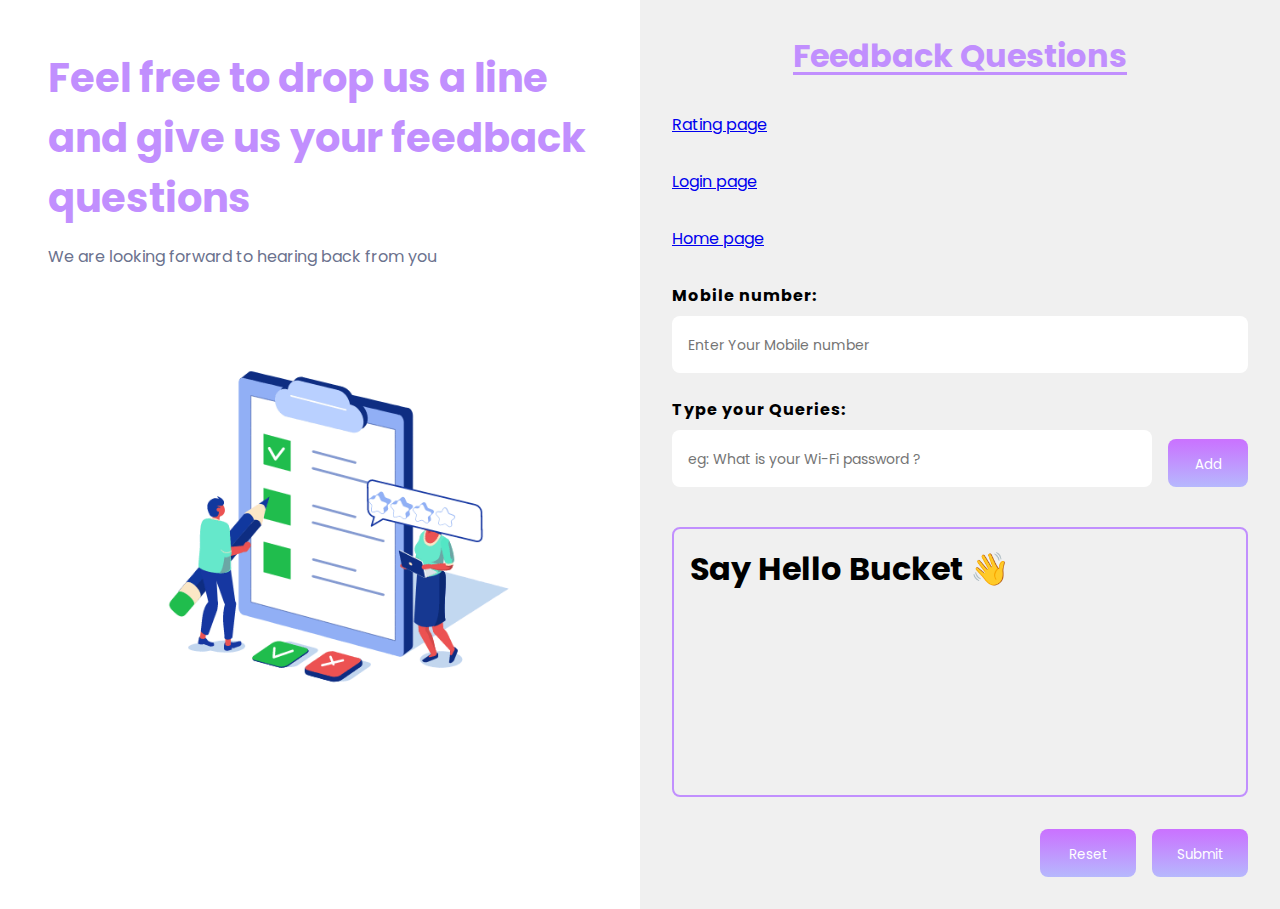
<file: index.html>
<!DOCTYPE html>
<html lang="en">
  <head>
    <meta charset="UTF-8" />
    <meta http-equiv="X-UA-Compatible" content="IE=edge" />
    <meta name="viewport" content="width=device-width, initial-scale=1.0" />
    <title>FeedBack || Questions</title>
    <link rel="stylesheet" href="./FeedbackQuestions.css" />
    <link rel="stylesheet" href="./fonts/css/all.css" />
    <link rel="stylesheet" href="./fonts/css/all.min.css" />
    <link rel="stylesheet" href="./fonts/css/brands.css" />
    <link rel="stylesheet" href="./fonts/css/fontawesome.css" />
    <link rel="stylesheet" href="./fonts/css/solid.css" />
    <link rel="stylesheet" href="./fonts/css/regular.css" />
  </head>
  <body>
    <section class="mainSection">
      <aside class="heroInfoContainer">
        <div class="heroInfoContainer_heading">
          <h1>
            Feel free to drop us a line and give us your feedback questions
          </h1>
          <p>We are looking forward to hearing back from you</p>
        </div>
        <figure class="heroInfoContainer_figure">
          <img src="./image/review_ratings.gif" alt="" />
        </figure>
      </aside>
      <div class="mainSection_right">
        <h1 class="mainSection_heading">Feedback Questions</h1>
        <a href="./Rating.html">Rating page</a>
        <a href="./LoginPage.html">Login page</a>
        <a href="./HomePage.html">Home page</a>
        <form class="formContainer">
          <main class="formContainer_hero">
            <div class="hero_mobileNumber">
              <label for="mobileNumber">Mobile number:</label
              ><input
                id="mobileNumber"
                type="tel"
                placeholder="Enter Your Mobile number"
              />
            </div>
            <div class="hero_addQuestions">
              <div class="questionsInput">
                <label for="questionsInput">Type your Queries:</label>
                <input
                  id="questionsInput"
                  type="text"
                  placeholder="eg: What is your Wi-Fi password ?"
                />
              </div>
              <button type="button" id="addQueriesButton">Add</button>
            </div>
            <div class="questionsContainer">
              <h1>Say Hello Bucket 👋</h1>
            </div>
          </main>
          <div class="formButtonContainer">
            <button type="reset" id="resetButton">Reset</button
            ><button type="button" id="submitButton">Submit</button>
          </div>
        </form>
      </div>
    </section>
    <script src="./FeedbackQuestions.js"></script>
  </body>
</html>
</file>
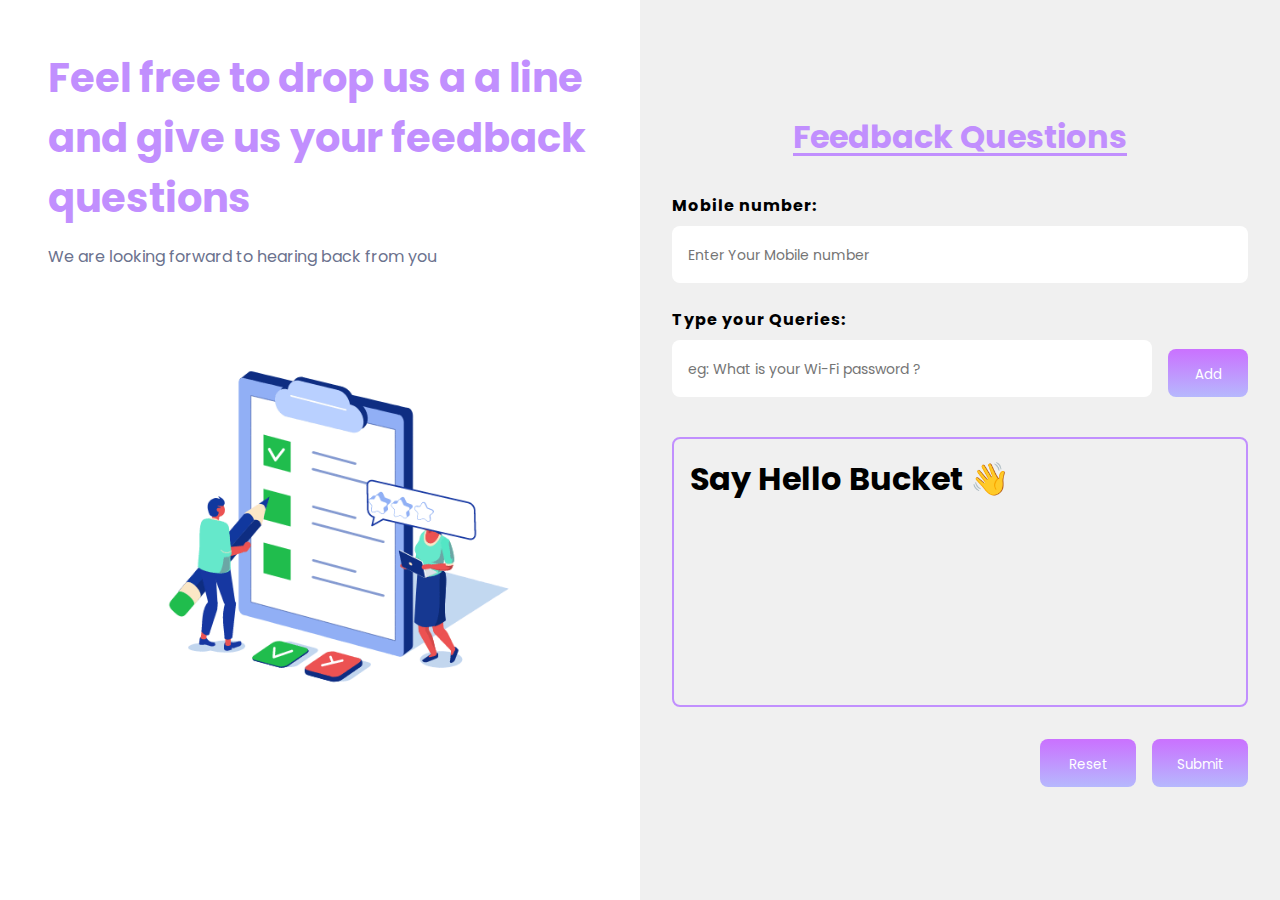
<file: FeedbackQuestions.html>
<!DOCTYPE html>
<html lang="en">
  <head>
    <meta charset="UTF-8" />
    <meta http-equiv="X-UA-Compatible" content="IE=edge" />
    <meta name="viewport" content="width=device-width, initial-scale=1.0" />
    <title>FeedBack || Questions</title>
    <link rel="stylesheet" href="./FeedbackQuestions.css" />
    <link rel="stylesheet" href="./fonts/css/all.css" />
    <link rel="stylesheet" href="./fonts/css/all.min.css" />
    <link rel="stylesheet" href="./fonts/css/brands.css" />
    <link rel="stylesheet" href="./fonts/css/fontawesome.css" />
    <link rel="stylesheet" href="./fonts/css/solid.css" />
    <link rel="stylesheet" href="./fonts/css/regular.css" />
  </head>
  <body>
    <section class="mainSection">
      <aside class="heroInfoContainer">
        <div class="heroInfoContainer_heading">
          <h1>
            Feel free to drop us a a line and give us your feedback questions
          </h1>
          <p>We are looking forward to hearing back from you</p>
        </div>
        <figure class="heroInfoContainer_figure">
          <img src="./image/review_ratings.gif" alt="" />
        </figure>
      </aside>
      <div class="mainSection_right">
        <h1 class="mainSection_heading">Feedback Questions</h1>
        <form class="formContainer">
          <main class="formContainer_hero">
            <div class="hero_mobileNumber">
              <label for="mobileNumber">Mobile number:</label
              ><input
                id="mobileNumber"
                type="tel"
                placeholder="Enter Your Mobile number"
              />
            </div>
            <div class="hero_addQuestions">
              <div class="questionsInput">
                <label for="questionsInput">Type your Queries:</label
                >
                <input
                  id="questionsInput"
                  type="text"
                  placeholder="eg: What is your Wi-Fi password ?"
                />
              </div>
              <button type="button" id="addQueriesButton">Add</button>
            </div>
            <div class="questionsContainer">
              <h1>Say Hello Bucket 👋</h1>
            </div>
          </main>
          <div class="formButtonContainer">
            <button type="reset" id="resetButton">Reset</button
            ><button type="button" id="submitButton">Submit</button>
          </div>
        </form>
      </div>
    </section>
    <script src="./FeedbackQuestions.js"></script>
  </body>
</html>
</file>
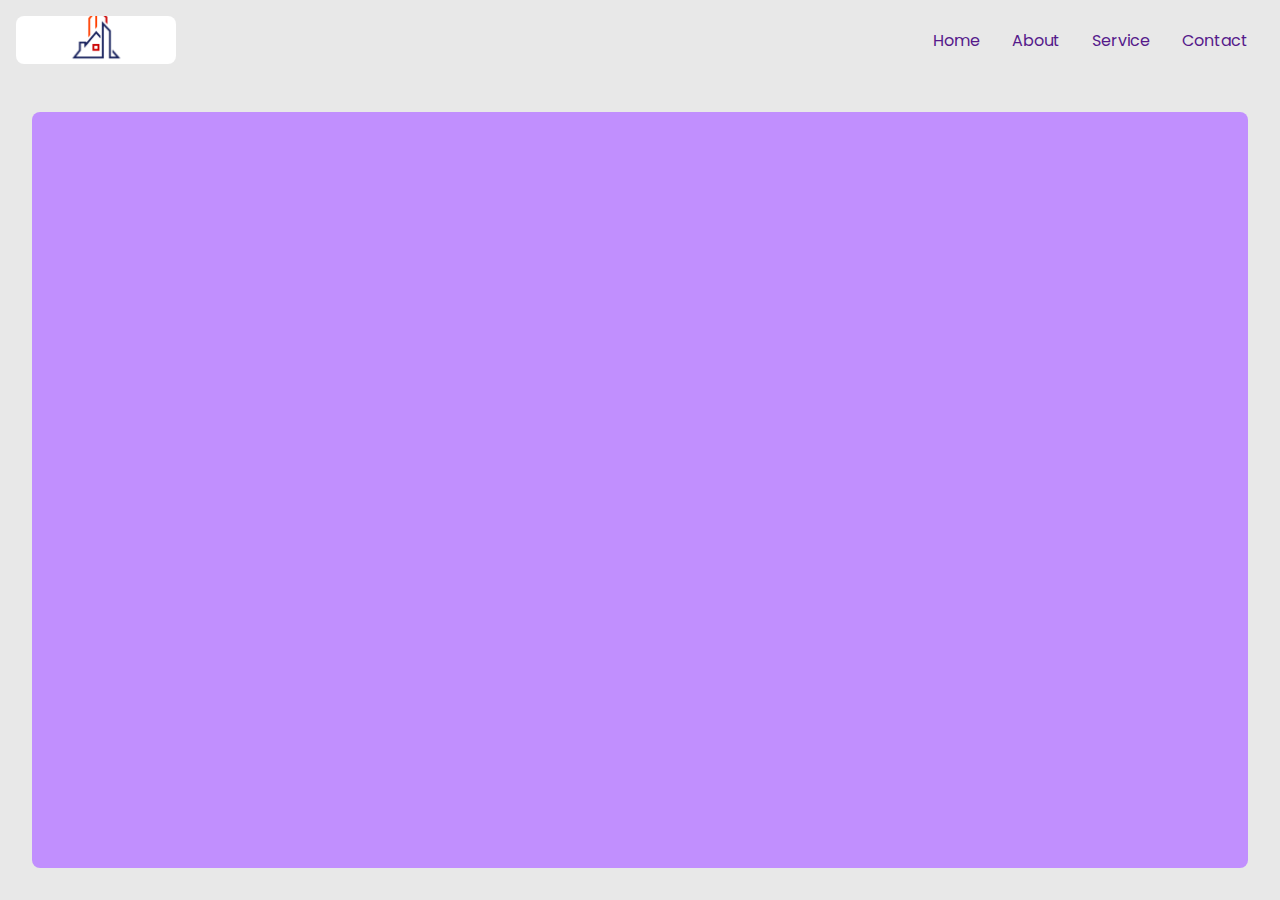
<file: HomePage.html>
<!DOCTYPE html>
<html lang="en">
  <head>
    <meta charset="UTF-8" />
    <meta http-equiv="X-UA-Compatible" content="IE=edge" />
    <meta name="viewport" content="width=device-width, initial-scale=1.0" />
    <title>Document</title>
    <link rel="stylesheet" href="./HomePage.css" />
  </head>
  <body>
    <section class="heroSection">
      <nav class="navbar">
        <figure><img src="./image/line-art-house-roof-and-buildings-4485ld.png" alt="" /></figure>
        <ul>
          <li><a href="">Home</a></li>
          <li><a href="">About</a></li>
          <li><a href="">Service</a></li>
          <li><a href="">Contact</a></li>
        </ul>
      </nav>
      <main>
        <div class="main"></div>
      </main>
    </section>
    <script></script>
  </body>
</html>
</file>
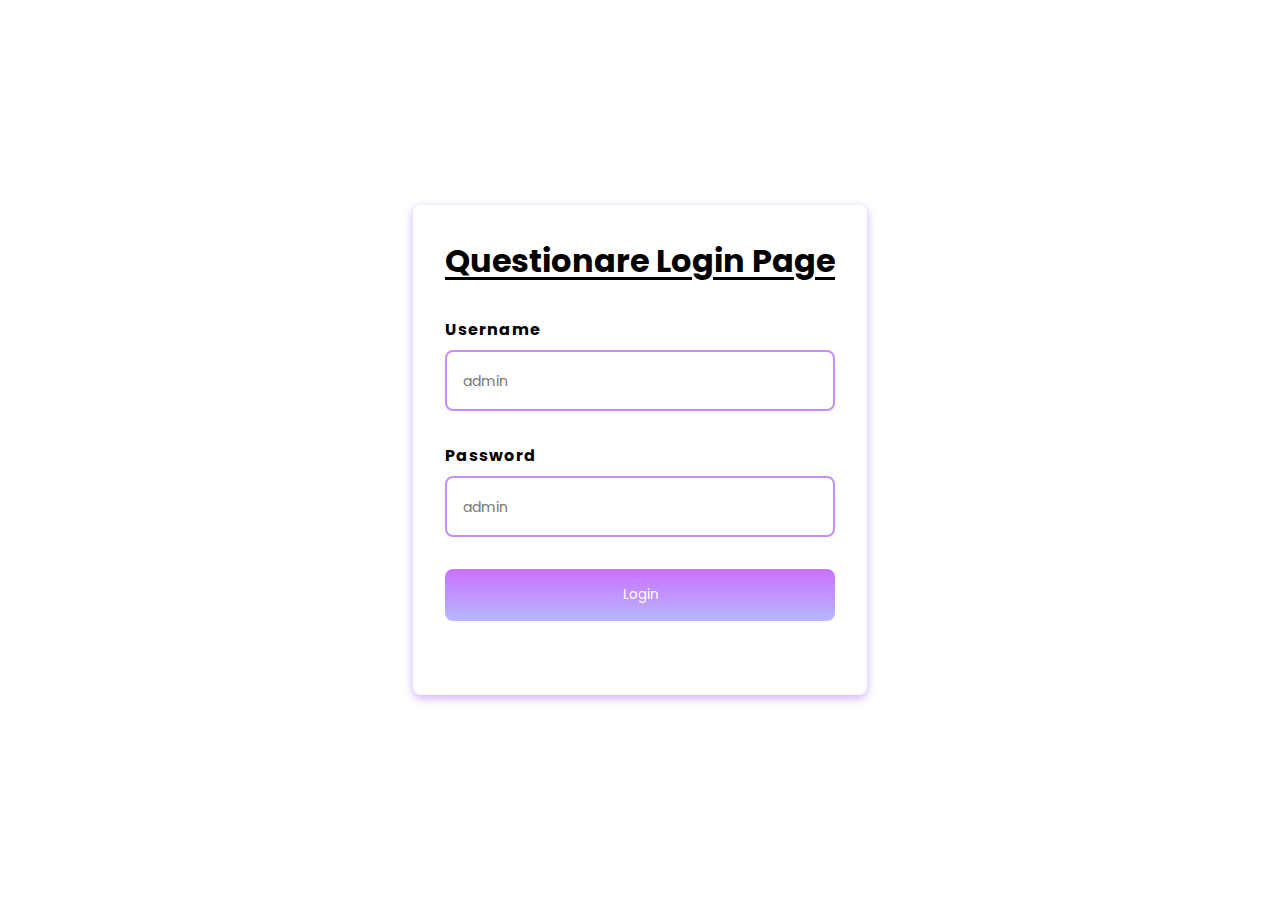
<file: LoginPage.html>
<!DOCTYPE html>
<html lang="en">
  <head>
    <meta charset="UTF-8" />
    <meta http-equiv="X-UA-Compatible" content="IE=edge" />
    <meta name="viewport" content="width=device-width, initial-scale=1.0" />
    <title>Login Page || Harsh's Questionare</title>
    <link rel="stylesheet" href="./LoginPage.css">
  </head>
  <body>
    <section class="loginContainer">
      <form class="loginForm">
        <h1>Questionare Login Page</h1>
        <div class="inputContainer">
          <label for="username">Username</label>
          <input type="text" placeholder="admin" id="username" />
        </div>
        <div class="inputContainer">
          <label for="password">Password</label>
          <input type="text" placeholder="admin" id="password"/>
        </div>
        <div class="buttonContainer">
          <button type="button" id="loginButton">Login</button>
        </div>
      </form>
    </section>
    <script src="./LoginPage.js"></script>
  </body>
</html>
</file>
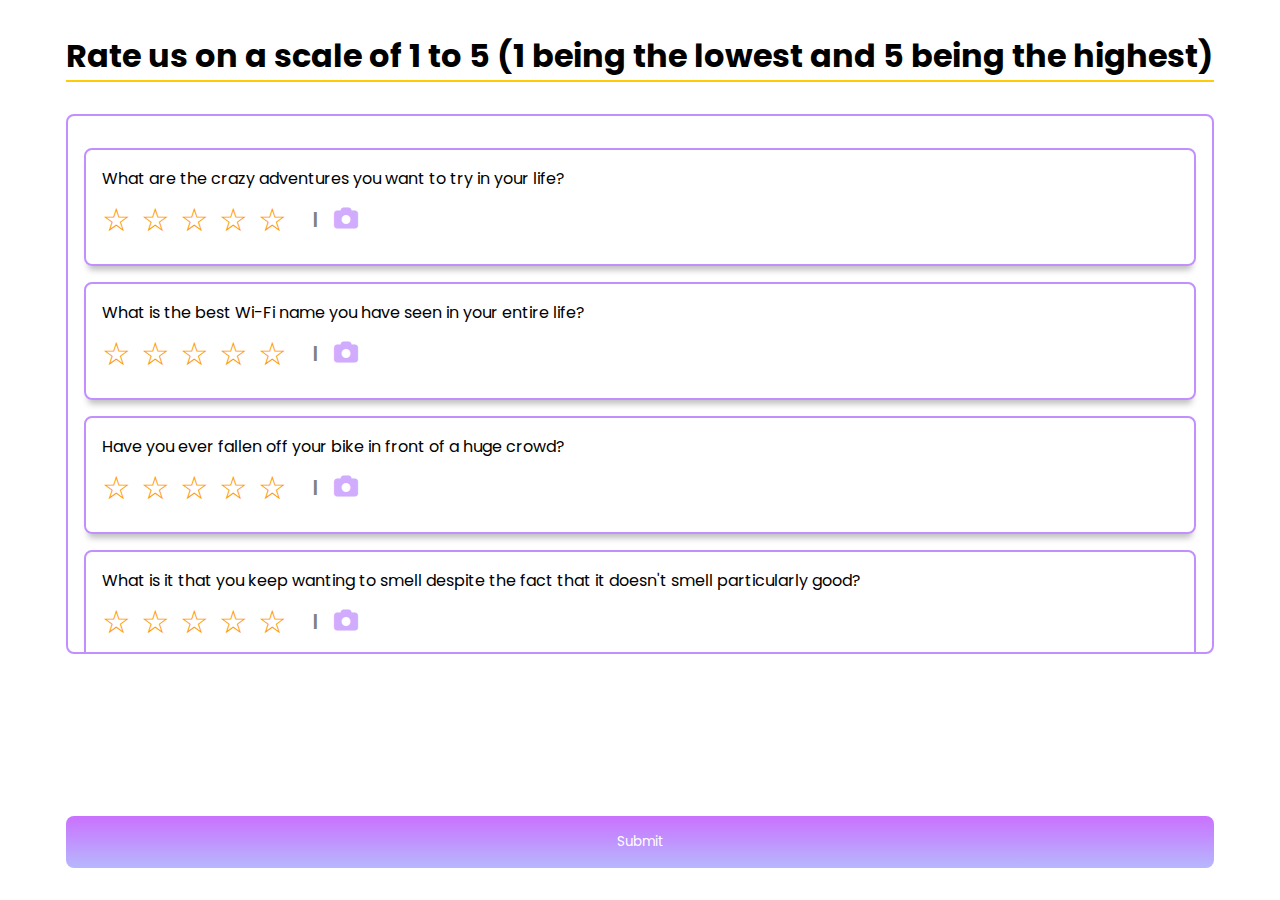
<file: Rating.html>
<!DOCTYPE html>
<html lang="en">
  <head>
    <meta charset="UTF-8" />
    <meta http-equiv="X-UA-Compatible" content="IE=edge" />
    <meta name="viewport" content="width=device-width, initial-scale=1.0" />
    <title>Rating</title>
    <link rel="stylesheet" href="./Rating.css" />
    <link rel="stylesheet" href="./fonts/css/all.css" />
    <link rel="stylesheet" href="./fonts/css/all.min.css" />
    <link rel="stylesheet" href="./fonts/css/brands.css" />
    <link rel="stylesheet" href="./fonts/css/fontawesome.css" />
    <link rel="stylesheet" href="./fonts/css/solid.css" />
    <link rel="stylesheet" href="./fonts/css/regular.css" />
  </head>
  <body>
    <form class="mainContainer">
      <h1>
        Rate us on a scale of 1 to 5 (1 being the lowest and 5 being the
        highest)
      </h1>
      <div class="questionContainer"></div>
      <button type="submit" id="submitButton">Submit</button>
    </form>

    <section class="videoSection">
      <button type="button" id="closevideoButton"><i class="fa-solid fa-x"></i></button>
      <video id="videoCam"></video>
    </section>
    <script src="./Rating.js"></script>
  </body>
</html>
</file>
<file: FeedbackQuestions.css>
@import url("https://fonts.googleapis.com/css2?family=Poppins:wght@500&display=swap");
* {
  margin: 0;
  padding: 0;
  box-sizing: border-box;
}

:root {
  --primary-color: #ffffff;
  --secondary-color: #ffca08;
  --ternary-color: #c18ffe;
  --white-shade-1: #f0f0f0;
  --white-shade-2: #e8e8e8;
  --red-shade-1: #ff6464;
  --green-shade-1: #379237;
  --transition: all 100ms ease-in;
  --font-heading: "Montserrat", sans-serif;
  --font-text: "Calibri", arial;
  --font-primary: "Poppins", sans-serif;
  --font-secondary: "Roboto", sans-serif;
  --padding-regular-1: 2rem;
  --padding-regular-2: 1rem;
  --padding-regular-3: 0.75rem;
  --padding-regular-4: 0.25rem;
  --linear_gradient_one: linear-gradient(#ca71ff, #c094fe, #b6b8fd);
  --instagram: linear-gradient(
    45deg,
    #00fff6 0%,
    #00e7ff 10%,
    #009eff 30%,
    #009eff 50%,
    #009eff 60%,
    #00e7ff 85%,
    #00fff6 100%
  );
  --instagram2: radial-gradient(
    circle at 30% 107%,
    #fdf497 0%,
    #fdf497 5%,
    #fd5949 45%,
    #d6249f 60%,
    #285aeb 90%
  );
  --boxShadow: 0px 3px 10px rgba(0, 0, 0, 0.25);
  --boxShadow_two: 0px 3px 10px rgba(193, 143, 254, 0.75);
  --colorOne: #233253;
  --colorTwo: #8a93a5;
  --colorThree: #ffca08;
  --colorFour: #6b728e;
  --black: black;
  --white: white;
  --ok: #b3ffae;
  --danger: red;
  --neutral: blue;
  --button_borderRadius: 8px;
  --scale_1: scale(1.4);
  --box-shadowBottom: 0 8px 6px -4px rgba(0, 0, 0, 0.25);
}

body {
  overflow-x: hidden;
  position: relative;
  font-family: var(--font-primary);
}

img {
  width: 100%;
  height: 100%;
  object-fit: cover;
}

figure {
  height: 3rem;
}

button {
  border: none;
  background: var(--linear_gradient_one);
  text-decoration: underline;
  color: var(--primary-color);
  font-family: var(--font-primary);
  text-underline-offset: 5px;
  cursor: pointer;
  padding: 1rem;
  text-decoration: none;
  border-radius: var(--button_borderRadius);
  height: 100%;
}



input,
textarea {
  border: none;
  padding: 1rem;
  font-size: 1rem;
  border-radius: var(--button_borderRadius);
  font-family: var(--font-primary);
  transition: var(--transition);
}

input:focus {
  outline: none;
  border: 2px solid var(--ternary-color);
  transition: var(--transition);
}

textarea:focus {
  outline: none;
  transition: var(--transition);
}

input::placeholder {
  font-size: 14px;
}

label {
  font-weight: bold;
  letter-spacing: 1px;
}

#addQueriesButton:hover {
  background: var(--primary-color);
  color: var(--ternary-color);
  border: 2px solid var(--ternary-color);
  font-weight: bold;
  box-shadow: var(--boxShadow);
}

.mainSection {
  width: 100vw;
  min-height: 100vh;
  background: var(--white-shade-1);
  padding: 2rem;
}

.heroInfoContainer {
  display: none;
}

.mainSection_right {
  display: grid;
  grid-template-rows: auto 1fr;
  row-gap: 2rem;
}

.mainSection_heading {
  text-align: center;
  font-weight: bold;
  color: var(--ternary-color);
  text-decoration: underline;
  text-underline-offset: 5px;
}

.formContainer {
  display: grid;
  row-gap: 2rem;
}

.formContainer_hero {
  display: grid;
  grid-template-rows: auto auto auto;
  row-gap: 1.5rem;
}

.hero_mobileNumber {
  display: grid;
  grid-template-rows: auto auto;
  row-gap: 0.5rem;
}

.hero_addQuestions {
  display: grid;
  grid-template-rows: auto auto;
  row-gap: 1rem;
}

.questionsInput {
  display: grid;
  grid-template-rows: auto auto;
  row-gap: 0.5rem;
}

.questionsContainer {
  display: grid;
  row-gap: 0.75rem;
  border: 2px solid var(--ternary-color);
  padding: 1rem;
  border-radius: var(--button_borderRadius);
  height: 30vh;
  overflow-y: auto;
}

.question {
  display: grid;
  grid-template-columns: 1fr auto;
  column-gap: 0.5rem;
  background: var(--primary-color);
  border-radius: var(--button_borderRadius);
  padding: 0.5rem;
  box-shadow: var(--boxShadow);
  transition: var(--transition);
}

.question:hover {
  display: grid;
  grid-template-columns: 1fr auto;
  column-gap: 0.5rem;
  background: var(--primary-color);
  border-radius: var(--button_borderRadius);
  box-shadow: var(--boxShadow_two);
  transition: var(--transition);
  padding: 0.5rem;
}

.question input {
  padding: 1rem;
  overflow-wrap: break-word;
}

.question input:focus {
  border: none;
}

.optionsContainer {
  display: grid;
  grid-template-columns: auto auto;
  /* column-gap: 1rem; */
}

#editButton {
  background: none;
  color: var(--colorThree);
  padding: 0.5rem;
  font-size: 16px;
}

#editButton:hover {
  transition: var(--transition);
  color: var(--green-shade-1);
}

#deleteButton {
  background: none;
  color: var(--red-shade-1);
  padding: 0.5rem;
  font-size: 16px;
}

#deleteButton i:hover {
  color: var(--ternary-color);
  transition: var(--transition);
}

.formButtonContainer {
  display: grid;
  grid-template-columns: 1fr 1fr;
  column-gap: 1rem;
}

.formButtonContainer button {
  align-self: flex-end;
  transition: var(--transition);
  padding: 0;
  height: 3rem;
}

.formButtonContainer button:hover {
  transition: var(--transition);
  background: var(--primary-color);
  border: 2px solid var(--ternary-color);
  color: var(--ternary-color);
}

.failMessage {
  color: var(--red-shade-1);
  font-size: 12px;
  font-family: var(--font-primary);
  transition: var(--transition);
}

.failMessageInputBehaviour {
  border: 2px solid var(--red-shade-1);
  transition: var(--transition);
}

@media screen and (min-width: 1024px) {
  .mainSection {
    width: 100vw;
    min-height: 100vh;
    background: var(--white-shade-1);
    display: grid;
    grid-template-columns: 1fr 1fr;
    align-items: center;
    padding: 0;
  }

  .heroInfoContainer {
    height: 100%;
    width: 100%;
    display: flex;
    flex-direction: column;
    background: var(--primary-color);
    padding: 3rem;
  }

  .heroInfoContainer_heading {
    display: flex;
    flex-direction: column;
    row-gap: 1rem;
  }

  .heroInfoContainer_heading h1 {
    font-family: var(--font-primary);
    font-size: 2.5rem;
    color: var(--ternary-color);
  }

  .heroInfoContainer_heading p {
    color: var(--colorFour);
  }

  .heroInfoContainer_figure {
    border-radius: var(--button_borderRadius);
    overflow: hidden;
    height: 30rem;
  }

  .mainSection_right {
    padding: 2rem;
    /* display: grid;
    grid-template-rows: auto auto; */
    display: flex;
    flex-direction: column;
  }

  .formContainer {
    display: grid;
    grid-template-rows: 1fr auto;
    row-gap: 2rem;
  }

  .formContainer_hero {
    display: grid;
    grid-template-rows: auto auto auto;
    row-gap: 1.5rem;
  }

  .formButtonContainer {
    align-self: flex-start;
    display: grid;
    grid-template-columns: auto auto;
    justify-content: flex-end;
    column-gap: 1rem;
  }

  .formButtonContainer button {
    transition: var(--transition);
    padding: 1rem;
    width: 6rem
  }

  .hero_addQuestions {
    display: grid;
    grid-template-columns: 1fr auto;
    justify-content: center;
    column-gap: 1rem;
    align-items: flex-end;
  }

  #addQueriesButton {
    height: 3rem;
    width: 5rem;
  }
}
</file>
<file: HomePage.css>
@import url("https://fonts.googleapis.com/css2?family=Poppins:wght@500&display=swap");
* {
  margin: 0;
  padding: 0;
  box-sizing: border-box;
}

:root {
  --primary-color: #ffffff;
  --secondary-color: #ffca08;
  --ternary-color: #c18ffe;
  --white-shade-1: #f0f0f0;
  --white-shade-2: #e8e8e8;
  --red-shade-1: #ff6464;
  --green-shade-1: #379237;
  --transition: all 100ms ease-in;
  --font-heading: "Montserrat", sans-serif;
  --font-text: "Calibri", arial;
  --font-primary: "Poppins", sans-serif;
  --font-secondary: "Roboto", sans-serif;
  --padding-regular-1: 2rem;
  --padding-regular-2: 1rem;
  --padding-regular-3: 0.75rem;
  --padding-regular-4: 0.25rem;
  --linear_gradient_one: linear-gradient(#ca71ff, #c094fe, #b6b8fd);
  --instagram: linear-gradient(
    45deg,
    #00fff6 0%,
    #00e7ff 10%,
    #009eff 30%,
    #009eff 50%,
    #009eff 60%,
    #00e7ff 85%,
    #00fff6 100%
  );
  --instagram2: radial-gradient(
    circle at 30% 107%,
    #fdf497 0%,
    #fdf497 5%,
    #fd5949 45%,
    #d6249f 60%,
    #285aeb 90%
  );
  --boxShadow: 0px 3px 10px rgba(0, 0, 0, 0.25);
  --boxShadow_two: 0px 3px 10px rgba(193, 143, 254, 0.75);
  --colorOne: #233253;
  --colorTwo: #8a93a5;
  --colorThree: #ffca08;
  --colorFour: #6b728e;
  --black: black;
  --white: white;
  --ok: #b3ffae;
  --danger: red;
  --neutral: blue;
  --button_borderRadius: 8px;
  --scale_1: scale(1.4);
  --box-shadowBottom: 0 8px 6px -4px rgba(0, 0, 0, 0.25);
}

body {
  overflow-x: hidden;
  position: relative;
  font-family: var(--font-primary);
}

img {
  width: 100%;
  height: 100%;
  object-fit: cover;
}

figure {
  height: 3rem;
}

span {
  padding: 1rem;
}

button {
  border: none;
  background: var(--linear_gradient_one);
  text-decoration: underline;
  color: var(--primary-color);
  font-family: var(--font-primary);
  text-underline-offset: 5px;
  cursor: pointer;
  padding: 1rem;
  text-decoration: none;
  border-radius: var(--button_borderRadius);
  height: 100%;
}

input,
textarea {
  border: 2px solid var(--ternary-color);
  padding: 1rem;
  font-size: 1rem;
  border-radius: var(--button_borderRadius);
  font-family: var(--font-primary);
  transition: var(--transition);
}

input:focus {
  outline: none;
  border: 2px solid var(--ternary-color);
  transition: var(--transition);
}

textarea:focus {
  outline: none;
  transition: var(--transition);
}

input::placeholder {
  font-size: 14px;
}

label {
  font-weight: bold;
  letter-spacing: 1px;
}

.heroSection {
    width: 100vw;
    height: 100vh;
    background:var(--white-shade-2);
    display: grid;
    grid-template-rows: auto 1fr;
}

.navbar {
    width: 100vw;
    padding: 1rem;
    display: grid;
    grid-template-columns: 1fr 1fr;
    align-items: center;
    
}

.navbar ul {
    display: flex;
    justify-content: flex-end;
}

.navbar ul li {
    justify-self: flex-end;
    list-style: none;
    
}

.navbar ul li a{
    text-decoration: none;
    padding: 1rem;
}

.navbar ul li a:hover{
   color: var(--ternary-color);
   text-decoration: underline;
   text-underline-offset: 5px;;
}


.navbar figure {
    width: 10rem;
    border-radius: var(--button_borderRadius);
    overflow: hidden;

}

main {
    padding: 2rem;
}

.main {
    background: var(--ternary-color);
    padding: 2rem;
    width: 100%;
    height: 100%;
    border-radius: var(--button_borderRadius);
}
</file>
<file: LoginPage.css>
@import url("https://fonts.googleapis.com/css2?family=Poppins:wght@500&display=swap");
* {
  margin: 0;
  padding: 0;
  box-sizing: border-box;
}

:root {
  --primary-color: #ffffff;
  --secondary-color: #ffca08;
  --ternary-color: #c18ffe;
  --white-shade-1: #f0f0f0;
  --white-shade-2: #e8e8e8;
  --red-shade-1: #ff6464;
  --green-shade-1: #379237;
  --transition: all 100ms ease-in;
  --font-heading: "Montserrat", sans-serif;
  --font-text: "Calibri", arial;
  --font-primary: "Poppins", sans-serif;
  --font-secondary: "Roboto", sans-serif;
  --padding-regular-1: 2rem;
  --padding-regular-2: 1rem;
  --padding-regular-3: 0.75rem;
  --padding-regular-4: 0.25rem;
  --linear_gradient_one: linear-gradient(#ca71ff, #c094fe, #b6b8fd);
  --instagram: linear-gradient(
    45deg,
    #00fff6 0%,
    #00e7ff 10%,
    #009eff 30%,
    #009eff 50%,
    #009eff 60%,
    #00e7ff 85%,
    #00fff6 100%
  );
  --instagram2: radial-gradient(
    circle at 30% 107%,
    #fdf497 0%,
    #fdf497 5%,
    #fd5949 45%,
    #d6249f 60%,
    #285aeb 90%
  );
  --boxShadow: 0px 3px 10px rgba(0, 0, 0, 0.25);
  --boxShadow_two: 0px 3px 10px rgba(193, 143, 254, 0.75);
  --colorOne: #233253;
  --colorTwo: #8a93a5;
  --colorThree: #ffca08;
  --colorFour: #6b728e;
  --black: black;
  --white: white;
  --ok: #b3ffae;
  --danger: red;
  --neutral: blue;
  --button_borderRadius: 8px;
  --scale_1: scale(1.4);
  --box-shadowBottom: 0 8px 6px -4px rgba(0, 0, 0, 0.25);
}

body {
  overflow-x: hidden;
  position: relative;
  font-family: var(--font-primary);
}

img {
  width: 100%;
  height: 100%;
  object-fit: cover;
}

figure {
  height: 3rem;
}

span {
  padding: 1rem;
}

button {
  border: none;
  background: var(--linear_gradient_one);
  text-decoration: underline;
  color: var(--primary-color);
  font-family: var(--font-primary);
  text-underline-offset: 5px;
  cursor: pointer;
  padding: 1rem;
  text-decoration: none;
  border-radius: var(--button_borderRadius);
  height: 100%;
}

input,
textarea {
  border: 2px solid var(--ternary-color);
  padding: 1rem;
  font-size: 1rem;
  border-radius: var(--button_borderRadius);
  font-family: var(--font-primary);
  transition: var(--transition);
}

input:focus {
  outline: none;
  border: 2px solid var(--ternary-color);
  transition: var(--transition);
}

textarea:focus {
  outline: none;
  transition: var(--transition);
}

input::placeholder {
  font-size: 14px;
}

label {
  font-weight: bold;
  letter-spacing: 1px;
}

.loginContainer {
  width: 100vw;
  height: 100vh;
  display: grid;
  justify-content: center;
  align-items: center;
}

.loginForm {
  display: grid;
  grid-template-rows: auto 1fr 1fr 1fr;
  row-gap: 2rem;
  box-shadow: var(--boxShadow_two);
  padding: 2rem;
  border-radius: var(--button_borderRadius);
}

.inputContainer {
    display:grid;
    row-gap: 0.5rem;
    width: 100%;
}

.buttonContainer {
    display: grid;
    height: 3rem;
    width: 100%;
}

.loginForm h1 {
    text-decoration: underline;
    text-underline-offset: 5px;
}
</file>
<file: Rating.css>
@import url("https://fonts.googleapis.com/css2?family=Poppins:wght@500&display=swap");
* {
  margin: 0;
  padding: 0;
  box-sizing: border-box;
}

:root {
  --primary-color: #ffffff;
  --secondary-color: #ffca08;
  --ternary-color: #c18ffe;
  --white-shade-1: #f0f0f0;
  --white-shade-2: #e8e8e8;
  --red-shade-1: #ff6464;
  --green-shade-1: #379237;
  --transition: all 100ms ease-in;
  --font-heading: "Montserrat", sans-serif;
  --font-text: "Calibri", arial;
  --font-primary: "Poppins", sans-serif;
  --font-secondary: "Roboto", sans-serif;
  --padding-regular-1: 2rem;
  --padding-regular-2: 1rem;
  --padding-regular-3: 0.75rem;
  --padding-regular-4: 0.25rem;
  --linear_gradient_one: linear-gradient(#ca71ff, #c094fe, #b6b8fd);
  --instagram: linear-gradient(
    45deg,
    #00fff6 0%,
    #00e7ff 10%,
    #009eff 30%,
    #009eff 50%,
    #009eff 60%,
    #00e7ff 85%,
    #00fff6 100%
  );
  --instagram2: radial-gradient(
    circle at 30% 107%,
    #fdf497 0%,
    #fdf497 5%,
    #fd5949 45%,
    #d6249f 60%,
    #285aeb 90%
  );
  --boxShadow: 0px 3px 10px rgba(0, 0, 0, 0.25);
  --boxShadow_two: 0px 3px 10px rgba(193, 143, 254, 0.75);
  --colorOne: #233253;
  --colorTwo: #8a93a5;
  --colorThree: #ffca08;
  --colorFour: #6b728e;
  --black: black;
  --white: white;
  --ok: #b3ffae;
  --danger: red;
  --neutral: blue;
  --button_borderRadius: 8px;
  --scale_1: scale(1.4);
  --box-shadowBottom: 0 8px 6px -4px rgba(0, 0, 0, 0.25);
}

body {
  overflow-x: hidden;
  position: relative;
  font-family: var(--font-primary);
}

img {
  width: 100%;
  height: 100%;
  object-fit: cover;
}

figure {
  height: 3rem;
}

span {
  padding: 1rem;
}

button {
  border: none;
  background: var(--linear_gradient_one);
  text-decoration: underline;
  color: var(--primary-color);
  font-family: var(--font-primary);
  text-underline-offset: 5px;
  cursor: pointer;
  padding: 1rem;
  text-decoration: none;
  border-radius: var(--button_borderRadius);
  height: 100%;
}

input,
textarea {
  border: none;
  padding: 1rem;
  font-size: 1rem;
  border-radius: var(--button_borderRadius);
  font-family: var(--font-primary);
  transition: var(--transition);
}

input:focus {
  outline: none;
  border: 2px solid var(--ternary-color);
  transition: var(--transition);
}

textarea:focus {
  outline: none;
  transition: var(--transition);
}

input::placeholder {
  font-size: 14px;
}

label {
  font-weight: bold;
  letter-spacing: 1px;
}

.mainContainer {
  width: 100vw;
  height: 100vh;
  display: grid;
  grid-template-rows: auto 1fr;
  row-gap: 2rem;
  justify-content: center;
  padding: 2rem;
  position: relative;
}

.videoSection {
  width: 100vw;
  height: 100vh;
  background: rgba(193, 143, 254, 0.9   );
  position: absolute;
  top: 0;
  left: 0;
  grid-template-rows: auto 1fr;
  justify-content: center;
  align-items: center;
  padding: 1rem;
  display: none;
}

.videoCam {
  width: 100%;
  height: 100%;
  background: var(--primary-color);
}

.mainContainer h1 {
  border-bottom: 2px solid var(--colorThree);
}

.questionContainer {
  display: flex;
  flex-direction: column;
  height: 60vh;
  overflow-y: auto;
  padding: 1rem;
  border: 2px solid var(--ternary-color);
  border-radius: var(--button_borderRadius);
}

.question {
  padding: 1rem;
  margin-top: 1rem;
  box-shadow: var(--box-shadowBottom);
  border-radius: var(--button_borderRadius);
  border: 2px solid var(--ternary-color);
}

.question:hover {
  box-shadow: var(--boxShadow_two);
}

.ratingContainer {
  display: flex;
  align-items: center;
}

.star {
  margin-right: 10px;
  padding: 0;
  background: none;
  border: none;
  font-size: 2rem;
  color: #ff9800;
}

.star:hover {
  cursor: pointer;
}

#cameraButton {
  background: none;
  padding: 0;
}

#cameraButton i {
  color: rgba(193, 143, 254, 0.75);
  font-size: 1.5rem;
}

#cameraButton i:hover {
  color: var(--green-shade-1);
  padding: 0;
}

#closevideoButton {
align-self: flex-end;
  background: none;
  border: none;
  /* position: absolute;
  right: 0;
  top:0; */
}

#closevideoButton i {
  font-size: 2rem;
}
</file>
<file: fonts/css/brands.css>
/*!
 * Font Awesome Free 6.2.1 by @fontawesome - https://fontawesome.com
 * License - https://fontawesome.com/license/free (Icons: CC BY 4.0, Fonts: SIL OFL 1.1, Code: MIT License)
 * Copyright 2022 Fonticons, Inc.
 */
:root, :host {
  --fa-style-family-brands: 'Font Awesome 6 Brands';
  --fa-font-brands: normal 400 1em/1 'Font Awesome 6 Brands'; }

@font-face {
  font-family: 'Font Awesome 6 Brands';
  font-style: normal;
  font-weight: 400;
  font-display: block;
  src: url("../webfonts/fa-brands-400.woff2") format("woff2"), url("../webfonts/fa-brands-400.ttf") format("truetype"); }

.fab,
.fa-brands {
  font-weight: 400; }

.fa-monero:before {
  content: "\f3d0"; }

.fa-hooli:before {
  content: "\f427"; }

.fa-yelp:before {
  content: "\f1e9"; }

.fa-cc-visa:before {
  content: "\f1f0"; }

.fa-lastfm:before {
  content: "\f202"; }

.fa-shopware:before {
  content: "\f5b5"; }

.fa-creative-commons-nc:before {
  content: "\f4e8"; }

.fa-aws:before {
  content: "\f375"; }

.fa-redhat:before {
  content: "\f7bc"; }

.fa-yoast:before {
  content: "\f2b1"; }

.fa-cloudflare:before {
  content: "\e07d"; }

.fa-ups:before {
  content: "\f7e0"; }

.fa-wpexplorer:before {
  content: "\f2de"; }

.fa-dyalog:before {
  content: "\f399"; }

.fa-bity:before {
  content: "\f37a"; }

.fa-stackpath:before {
  content: "\f842"; }

.fa-buysellads:before {
  content: "\f20d"; }

.fa-first-order:before {
  content: "\f2b0"; }

.fa-modx:before {
  content: "\f285"; }

.fa-guilded:before {
  content: "\e07e"; }

.fa-vnv:before {
  content: "\f40b"; }

.fa-square-js:before {
  content: "\f3b9"; }

.fa-js-square:before {
  content: "\f3b9"; }

.fa-microsoft:before {
  content: "\f3ca"; }

.fa-qq:before {
  content: "\f1d6"; }

.fa-orcid:before {
  content: "\f8d2"; }

.fa-java:before {
  content: "\f4e4"; }

.fa-invision:before {
  content: "\f7b0"; }

.fa-creative-commons-pd-alt:before {
  content: "\f4ed"; }

.fa-centercode:before {
  content: "\f380"; }

.fa-glide-g:before {
  content: "\f2a6"; }

.fa-drupal:before {
  content: "\f1a9"; }

.fa-hire-a-helper:before {
  content: "\f3b0"; }

.fa-creative-commons-by:before {
  content: "\f4e7"; }

.fa-unity:before {
  content: "\e049"; }

.fa-whmcs:before {
  content: "\f40d"; }

.fa-rocketchat:before {
  content: "\f3e8"; }

.fa-vk:before {
  content: "\f189"; }

.fa-untappd:before {
  content: "\f405"; }

.fa-mailchimp:before {
  content: "\f59e"; }

.fa-css3-alt:before {
  content: "\f38b"; }

.fa-square-reddit:before {
  content: "\f1a2"; }

.fa-reddit-square:before {
  content: "\f1a2"; }

.fa-vimeo-v:before {
  content: "\f27d"; }

.fa-contao:before {
  content: "\f26d"; }

.fa-square-font-awesome:before {
  content: "\e5ad"; }

.fa-deskpro:before {
  content: "\f38f"; }

.fa-sistrix:before {
  content: "\f3ee"; }

.fa-square-instagram:before {
  content: "\e055"; }

.fa-instagram-square:before {
  content: "\e055"; }

.fa-battle-net:before {
  content: "\f835"; }

.fa-the-red-yeti:before {
  content: "\f69d"; }

.fa-square-hacker-news:before {
  content: "\f3af"; }

.fa-hacker-news-square:before {
  content: "\f3af"; }

.fa-edge:before {
  content: "\f282"; }

.fa-napster:before {
  content: "\f3d2"; }

.fa-square-snapchat:before {
  content: "\f2ad"; }

.fa-snapchat-square:before {
  content: "\f2ad"; }

.fa-google-plus-g:before {
  content: "\f0d5"; }

.fa-artstation:before {
  content: "\f77a"; }

.fa-markdown:before {
  content: "\f60f"; }

.fa-sourcetree:before {
  content: "\f7d3"; }

.fa-google-plus:before {
  content: "\f2b3"; }

.fa-diaspora:before {
  content: "\f791"; }

.fa-foursquare:before {
  content: "\f180"; }

.fa-stack-overflow:before {
  content: "\f16c"; }

.fa-github-alt:before {
  content: "\f113"; }

.fa-phoenix-squadron:before {
  content: "\f511"; }

.fa-pagelines:before {
  content: "\f18c"; }

.fa-algolia:before {
  content: "\f36c"; }

.fa-red-river:before {
  content: "\f3e3"; }

.fa-creative-commons-sa:before {
  content: "\f4ef"; }

.fa-safari:before {
  content: "\f267"; }

.fa-google:before {
  content: "\f1a0"; }

.fa-square-font-awesome-stroke:before {
  content: "\f35c"; }

.fa-font-awesome-alt:before {
  content: "\f35c"; }

.fa-atlassian:before {
  content: "\f77b"; }

.fa-linkedin-in:before {
  content: "\f0e1"; }

.fa-digital-ocean:before {
  content: "\f391"; }

.fa-nimblr:before {
  content: "\f5a8"; }

.fa-chromecast:before {
  content: "\f838"; }

.fa-evernote:before {
  content: "\f839"; }

.fa-hacker-news:before {
  content: "\f1d4"; }

.fa-creative-commons-sampling:before {
  content: "\f4f0"; }

.fa-adversal:before {
  content: "\f36a"; }

.fa-creative-commons:before {
  content: "\f25e"; }

.fa-watchman-monitoring:before {
  content: "\e087"; }

.fa-fonticons:before {
  content: "\f280"; }

.fa-weixin:before {
  content: "\f1d7"; }

.fa-shirtsinbulk:before {
  content: "\f214"; }

.fa-codepen:before {
  content: "\f1cb"; }

.fa-git-alt:before {
  content: "\f841"; }

.fa-lyft:before {
  content: "\f3c3"; }

.fa-rev:before {
  content: "\f5b2"; }

.fa-windows:before {
  content: "\f17a"; }

.fa-wizards-of-the-coast:before {
  content: "\f730"; }

.fa-square-viadeo:before {
  content: "\f2aa"; }

.fa-viadeo-square:before {
  content: "\f2aa"; }

.fa-meetup:before {
  content: "\f2e0"; }

.fa-centos:before {
  content: "\f789"; }

.fa-adn:before {
  content: "\f170"; }

.fa-cloudsmith:before {
  content: "\f384"; }

.fa-pied-piper-alt:before {
  content: "\f1a8"; }

.fa-square-dribbble:before {
  content: "\f397"; }

.fa-dribbble-square:before {
  content: "\f397"; }

.fa-codiepie:before {
  content: "\f284"; }

.fa-node:before {
  content: "\f419"; }

.fa-mix:before {
  content: "\f3cb"; }

.fa-steam:before {
  content: "\f1b6"; }

.fa-cc-apple-pay:before {
  content: "\f416"; }

.fa-scribd:before {
  content: "\f28a"; }

.fa-openid:before {
  content: "\f19b"; }

.fa-instalod:before {
  content: "\e081"; }

.fa-expeditedssl:before {
  content: "\f23e"; }

.fa-sellcast:before {
  content: "\f2da"; }

.fa-square-twitter:before {
  content: "\f081"; }

.fa-twitter-square:before {
  content: "\f081"; }

.fa-r-project:before {
  content: "\f4f7"; }

.fa-delicious:before {
  content: "\f1a5"; }

.fa-freebsd:before {
  content: "\f3a4"; }

.fa-vuejs:before {
  content: "\f41f"; }

.fa-accusoft:before {
  content: "\f369"; }

.fa-ioxhost:before {
  content: "\f208"; }

.fa-fonticons-fi:before {
  content: "\f3a2"; }

.fa-app-store:before {
  content: "\f36f"; }

.fa-cc-mastercard:before {
  content: "\f1f1"; }

.fa-itunes-note:before {
  content: "\f3b5"; }

.fa-golang:before {
  content: "\e40f"; }

.fa-kickstarter:before {
  content: "\f3bb"; }

.fa-grav:before {
  content: "\f2d6"; }

.fa-weibo:before {
  content: "\f18a"; }

.fa-uncharted:before {
  content: "\e084"; }

.fa-firstdraft:before {
  content: "\f3a1"; }

.fa-square-youtube:before {
  content: "\f431"; }

.fa-youtube-square:before {
  content: "\f431"; }

.fa-wikipedia-w:before {
  content: "\f266"; }

.fa-wpressr:before {
  content: "\f3e4"; }

.fa-rendact:before {
  content: "\f3e4"; }

.fa-angellist:before {
  content: "\f209"; }

.fa-galactic-republic:before {
  content: "\f50c"; }

.fa-nfc-directional:before {
  content: "\e530"; }

.fa-skype:before {
  content: "\f17e"; }

.fa-joget:before {
  content: "\f3b7"; }

.fa-fedora:before {
  content: "\f798"; }

.fa-stripe-s:before {
  content: "\f42a"; }

.fa-meta:before {
  content: "\e49b"; }

.fa-laravel:before {
  content: "\f3bd"; }

.fa-hotjar:before {
  content: "\f3b1"; }

.fa-bluetooth-b:before {
  content: "\f294"; }

.fa-sticker-mule:before {
  content: "\f3f7"; }

.fa-creative-commons-zero:before {
  content: "\f4f3"; }

.fa-hips:before {
  content: "\f452"; }

.fa-behance:before {
  content: "\f1b4"; }

.fa-reddit:before {
  content: "\f1a1"; }

.fa-discord:before {
  content: "\f392"; }

.fa-chrome:before {
  content: "\f268"; }

.fa-app-store-ios:before {
  content: "\f370"; }

.fa-cc-discover:before {
  content: "\f1f2"; }

.fa-wpbeginner:before {
  content: "\f297"; }

.fa-confluence:before {
  content: "\f78d"; }

.fa-mdb:before {
  content: "\f8ca"; }

.fa-dochub:before {
  content: "\f394"; }

.fa-accessible-icon:before {
  content: "\f368"; }

.fa-ebay:before {
  content: "\f4f4"; }

.fa-amazon:before {
  content: "\f270"; }

.fa-unsplash:before {
  content: "\e07c"; }

.fa-yarn:before {
  content: "\f7e3"; }

.fa-square-steam:before {
  content: "\f1b7"; }

.fa-steam-square:before {
  content: "\f1b7"; }

.fa-500px:before {
  content: "\f26e"; }

.fa-square-vimeo:before {
  content: "\f194"; }

.fa-vimeo-square:before {
  content: "\f194"; }

.fa-asymmetrik:before {
  content: "\f372"; }

.fa-font-awesome:before {
  content: "\f2b4"; }

.fa-font-awesome-flag:before {
  content: "\f2b4"; }

.fa-font-awesome-logo-full:before {
  content: "\f2b4"; }

.fa-gratipay:before {
  content: "\f184"; }

.fa-apple:before {
  content: "\f179"; }

.fa-hive:before {
  content: "\e07f"; }

.fa-gitkraken:before {
  content: "\f3a6"; }

.fa-keybase:before {
  content: "\f4f5"; }

.fa-apple-pay:before {
  content: "\f415"; }

.fa-padlet:before {
  content: "\e4a0"; }

.fa-amazon-pay:before {
  content: "\f42c"; }

.fa-square-github:before {
  content: "\f092"; }

.fa-github-square:before {
  content: "\f092"; }

.fa-stumbleupon:before {
  content: "\f1a4"; }

.fa-fedex:before {
  content: "\f797"; }

.fa-phoenix-framework:before {
  content: "\f3dc"; }

.fa-shopify:before {
  content: "\e057"; }

.fa-neos:before {
  content: "\f612"; }

.fa-hackerrank:before {
  content: "\f5f7"; }

.fa-researchgate:before {
  content: "\f4f8"; }

.fa-swift:before {
  content: "\f8e1"; }

.fa-angular:before {
  content: "\f420"; }

.fa-speakap:before {
  content: "\f3f3"; }

.fa-angrycreative:before {
  content: "\f36e"; }

.fa-y-combinator:before {
  content: "\f23b"; }

.fa-empire:before {
  content: "\f1d1"; }

.fa-envira:before {
  content: "\f299"; }

.fa-square-gitlab:before {
  content: "\e5ae"; }

.fa-gitlab-square:before {
  content: "\e5ae"; }

.fa-studiovinari:before {
  content: "\f3f8"; }

.fa-pied-piper:before {
  content: "\f2ae"; }

.fa-wordpress:before {
  content: "\f19a"; }

.fa-product-hunt:before {
  content: "\f288"; }

.fa-firefox:before {
  content: "\f269"; }

.fa-linode:before {
  content: "\f2b8"; }

.fa-goodreads:before {
  content: "\f3a8"; }

.fa-square-odnoklassniki:before {
  content: "\f264"; }

.fa-odnoklassniki-square:before {
  content: "\f264"; }

.fa-jsfiddle:before {
  content: "\f1cc"; }

.fa-sith:before {
  content: "\f512"; }

.fa-themeisle:before {
  content: "\f2b2"; }

.fa-page4:before {
  content: "\f3d7"; }

.fa-hashnode:before {
  content: "\e499"; }

.fa-react:before {
  content: "\f41b"; }

.fa-cc-paypal:before {
  content: "\f1f4"; }

.fa-squarespace:before {
  content: "\f5be"; }

.fa-cc-stripe:before {
  content: "\f1f5"; }

.fa-creative-commons-share:before {
  content: "\f4f2"; }

.fa-bitcoin:before {
  content: "\f379"; }

.fa-keycdn:before {
  content: "\f3ba"; }

.fa-opera:before {
  content: "\f26a"; }

.fa-itch-io:before {
  content: "\f83a"; }

.fa-umbraco:before {
  content: "\f8e8"; }

.fa-galactic-senate:before {
  content: "\f50d"; }

.fa-ubuntu:before {
  content: "\f7df"; }

.fa-draft2digital:before {
  content: "\f396"; }

.fa-stripe:before {
  content: "\f429"; }

.fa-houzz:before {
  content: "\f27c"; }

.fa-gg:before {
  content: "\f260"; }

.fa-dhl:before {
  content: "\f790"; }

.fa-square-pinterest:before {
  content: "\f0d3"; }

.fa-pinterest-square:before {
  content: "\f0d3"; }

.fa-xing:before {
  content: "\f168"; }

.fa-blackberry:before {
  content: "\f37b"; }

.fa-creative-commons-pd:before {
  content: "\f4ec"; }

.fa-playstation:before {
  content: "\f3df"; }

.fa-quinscape:before {
  content: "\f459"; }

.fa-less:before {
  content: "\f41d"; }

.fa-blogger-b:before {
  content: "\f37d"; }

.fa-opencart:before {
  content: "\f23d"; }

.fa-vine:before {
  content: "\f1ca"; }

.fa-paypal:before {
  content: "\f1ed"; }

.fa-gitlab:before {
  content: "\f296"; }

.fa-typo3:before {
  content: "\f42b"; }

.fa-reddit-alien:before {
  content: "\f281"; }

.fa-yahoo:before {
  content: "\f19e"; }

.fa-dailymotion:before {
  content: "\e052"; }

.fa-affiliatetheme:before {
  content: "\f36b"; }

.fa-pied-piper-pp:before {
  content: "\f1a7"; }

.fa-bootstrap:before {
  content: "\f836"; }

.fa-odnoklassniki:before {
  content: "\f263"; }

.fa-nfc-symbol:before {
  content: "\e531"; }

.fa-ethereum:before {
  content: "\f42e"; }

.fa-speaker-deck:before {
  content: "\f83c"; }

.fa-creative-commons-nc-eu:before {
  content: "\f4e9"; }

.fa-patreon:before {
  content: "\f3d9"; }

.fa-avianex:before {
  content: "\f374"; }

.fa-ello:before {
  content: "\f5f1"; }

.fa-gofore:before {
  content: "\f3a7"; }

.fa-bimobject:before {
  content: "\f378"; }

.fa-facebook-f:before {
  content: "\f39e"; }

.fa-square-google-plus:before {
  content: "\f0d4"; }

.fa-google-plus-square:before {
  content: "\f0d4"; }

.fa-mandalorian:before {
  content: "\f50f"; }

.fa-first-order-alt:before {
  content: "\f50a"; }

.fa-osi:before {
  content: "\f41a"; }

.fa-google-wallet:before {
  content: "\f1ee"; }

.fa-d-and-d-beyond:before {
  content: "\f6ca"; }

.fa-periscope:before {
  content: "\f3da"; }

.fa-fulcrum:before {
  content: "\f50b"; }

.fa-cloudscale:before {
  content: "\f383"; }

.fa-forumbee:before {
  content: "\f211"; }

.fa-mizuni:before {
  content: "\f3cc"; }

.fa-schlix:before {
  content: "\f3ea"; }

.fa-square-xing:before {
  content: "\f169"; }

.fa-xing-square:before {
  content: "\f169"; }

.fa-bandcamp:before {
  content: "\f2d5"; }

.fa-wpforms:before {
  content: "\f298"; }

.fa-cloudversify:before {
  content: "\f385"; }

.fa-usps:before {
  content: "\f7e1"; }

.fa-megaport:before {
  content: "\f5a3"; }

.fa-magento:before {
  content: "\f3c4"; }

.fa-spotify:before {
  content: "\f1bc"; }

.fa-optin-monster:before {
  content: "\f23c"; }

.fa-fly:before {
  content: "\f417"; }

.fa-aviato:before {
  content: "\f421"; }

.fa-itunes:before {
  content: "\f3b4"; }

.fa-cuttlefish:before {
  content: "\f38c"; }

.fa-blogger:before {
  content: "\f37c"; }

.fa-flickr:before {
  content: "\f16e"; }

.fa-viber:before {
  content: "\f409"; }

.fa-soundcloud:before {
  content: "\f1be"; }

.fa-digg:before {
  content: "\f1a6"; }

.fa-tencent-weibo:before {
  content: "\f1d5"; }

.fa-symfony:before {
  content: "\f83d"; }

.fa-maxcdn:before {
  content: "\f136"; }

.fa-etsy:before {
  content: "\f2d7"; }

.fa-facebook-messenger:before {
  content: "\f39f"; }

.fa-audible:before {
  content: "\f373"; }

.fa-think-peaks:before {
  content: "\f731"; }

.fa-bilibili:before {
  content: "\e3d9"; }

.fa-erlang:before {
  content: "\f39d"; }

.fa-cotton-bureau:before {
  content: "\f89e"; }

.fa-dashcube:before {
  content: "\f210"; }

.fa-42-group:before {
  content: "\e080"; }

.fa-innosoft:before {
  content: "\e080"; }

.fa-stack-exchange:before {
  content: "\f18d"; }

.fa-elementor:before {
  content: "\f430"; }

.fa-square-pied-piper:before {
  content: "\e01e"; }

.fa-pied-piper-square:before {
  content: "\e01e"; }

.fa-creative-commons-nd:before {
  content: "\f4eb"; }

.fa-palfed:before {
  content: "\f3d8"; }

.fa-superpowers:before {
  content: "\f2dd"; }

.fa-resolving:before {
  content: "\f3e7"; }

.fa-xbox:before {
  content: "\f412"; }

.fa-searchengin:before {
  content: "\f3eb"; }

.fa-tiktok:before {
  content: "\e07b"; }

.fa-square-facebook:before {
  content: "\f082"; }

.fa-facebook-square:before {
  content: "\f082"; }

.fa-renren:before {
  content: "\f18b"; }

.fa-linux:before {
  content: "\f17c"; }

.fa-glide:before {
  content: "\f2a5"; }

.fa-linkedin:before {
  content: "\f08c"; }

.fa-hubspot:before {
  content: "\f3b2"; }

.fa-deploydog:before {
  content: "\f38e"; }

.fa-twitch:before {
  content: "\f1e8"; }

.fa-ravelry:before {
  content: "\f2d9"; }

.fa-mixer:before {
  content: "\e056"; }

.fa-square-lastfm:before {
  content: "\f203"; }

.fa-lastfm-square:before {
  content: "\f203"; }

.fa-vimeo:before {
  content: "\f40a"; }

.fa-mendeley:before {
  content: "\f7b3"; }

.fa-uniregistry:before {
  content: "\f404"; }

.fa-figma:before {
  content: "\f799"; }

.fa-creative-commons-remix:before {
  content: "\f4ee"; }

.fa-cc-amazon-pay:before {
  content: "\f42d"; }

.fa-dropbox:before {
  content: "\f16b"; }

.fa-instagram:before {
  content: "\f16d"; }

.fa-cmplid:before {
  content: "\e360"; }

.fa-facebook:before {
  content: "\f09a"; }

.fa-gripfire:before {
  content: "\f3ac"; }

.fa-jedi-order:before {
  content: "\f50e"; }

.fa-uikit:before {
  content: "\f403"; }

.fa-fort-awesome-alt:before {
  content: "\f3a3"; }

.fa-phabricator:before {
  content: "\f3db"; }

.fa-ussunnah:before {
  content: "\f407"; }

.fa-earlybirds:before {
  content: "\f39a"; }

.fa-trade-federation:before {
  content: "\f513"; }

.fa-autoprefixer:before {
  content: "\f41c"; }

.fa-whatsapp:before {
  content: "\f232"; }

.fa-slideshare:before {
  content: "\f1e7"; }

.fa-google-play:before {
  content: "\f3ab"; }

.fa-viadeo:before {
  content: "\f2a9"; }

.fa-line:before {
  content: "\f3c0"; }

.fa-google-drive:before {
  content: "\f3aa"; }

.fa-servicestack:before {
  content: "\f3ec"; }

.fa-simplybuilt:before {
  content: "\f215"; }

.fa-bitbucket:before {
  content: "\f171"; }

.fa-imdb:before {
  content: "\f2d8"; }

.fa-deezer:before {
  content: "\e077"; }

.fa-raspberry-pi:before {
  content: "\f7bb"; }

.fa-jira:before {
  content: "\f7b1"; }

.fa-docker:before {
  content: "\f395"; }

.fa-screenpal:before {
  content: "\e570"; }

.fa-bluetooth:before {
  content: "\f293"; }

.fa-gitter:before {
  content: "\f426"; }

.fa-d-and-d:before {
  content: "\f38d"; }

.fa-microblog:before {
  content: "\e01a"; }

.fa-cc-diners-club:before {
  content: "\f24c"; }

.fa-gg-circle:before {
  content: "\f261"; }

.fa-pied-piper-hat:before {
  content: "\f4e5"; }

.fa-kickstarter-k:before {
  content: "\f3bc"; }

.fa-yandex:before {
  content: "\f413"; }

.fa-readme:before {
  content: "\f4d5"; }

.fa-html5:before {
  content: "\f13b"; }

.fa-sellsy:before {
  content: "\f213"; }

.fa-sass:before {
  content: "\f41e"; }

.fa-wirsindhandwerk:before {
  content: "\e2d0"; }

.fa-wsh:before {
  content: "\e2d0"; }

.fa-buromobelexperte:before {
  content: "\f37f"; }

.fa-salesforce:before {
  content: "\f83b"; }

.fa-octopus-deploy:before {
  content: "\e082"; }

.fa-medapps:before {
  content: "\f3c6"; }

.fa-ns8:before {
  content: "\f3d5"; }

.fa-pinterest-p:before {
  content: "\f231"; }

.fa-apper:before {
  content: "\f371"; }

.fa-fort-awesome:before {
  content: "\f286"; }

.fa-waze:before {
  content: "\f83f"; }

.fa-cc-jcb:before {
  content: "\f24b"; }

.fa-snapchat:before {
  content: "\f2ab"; }

.fa-snapchat-ghost:before {
  content: "\f2ab"; }

.fa-fantasy-flight-games:before {
  content: "\f6dc"; }

.fa-rust:before {
  content: "\e07a"; }

.fa-wix:before {
  content: "\f5cf"; }

.fa-square-behance:before {
  content: "\f1b5"; }

.fa-behance-square:before {
  content: "\f1b5"; }

.fa-supple:before {
  content: "\f3f9"; }

.fa-rebel:before {
  content: "\f1d0"; }

.fa-css3:before {
  content: "\f13c"; }

.fa-staylinked:before {
  content: "\f3f5"; }

.fa-kaggle:before {
  content: "\f5fa"; }

.fa-space-awesome:before {
  content: "\e5ac"; }

.fa-deviantart:before {
  content: "\f1bd"; }

.fa-cpanel:before {
  content: "\f388"; }

.fa-goodreads-g:before {
  content: "\f3a9"; }

.fa-square-git:before {
  content: "\f1d2"; }

.fa-git-square:before {
  content: "\f1d2"; }

.fa-square-tumblr:before {
  content: "\f174"; }

.fa-tumblr-square:before {
  content: "\f174"; }

.fa-trello:before {
  content: "\f181"; }

.fa-creative-commons-nc-jp:before {
  content: "\f4ea"; }

.fa-get-pocket:before {
  content: "\f265"; }

.fa-perbyte:before {
  content: "\e083"; }

.fa-grunt:before {
  content: "\f3ad"; }

.fa-weebly:before {
  content: "\f5cc"; }

.fa-connectdevelop:before {
  content: "\f20e"; }

.fa-leanpub:before {
  content: "\f212"; }

.fa-black-tie:before {
  content: "\f27e"; }

.fa-themeco:before {
  content: "\f5c6"; }

.fa-python:before {
  content: "\f3e2"; }

.fa-android:before {
  content: "\f17b"; }

.fa-bots:before {
  content: "\e340"; }

.fa-free-code-camp:before {
  content: "\f2c5"; }

.fa-hornbill:before {
  content: "\f592"; }

.fa-js:before {
  content: "\f3b8"; }

.fa-ideal:before {
  content: "\e013"; }

.fa-git:before {
  content: "\f1d3"; }

.fa-dev:before {
  content: "\f6cc"; }

.fa-sketch:before {
  content: "\f7c6"; }

.fa-yandex-international:before {
  content: "\f414"; }

.fa-cc-amex:before {
  content: "\f1f3"; }

.fa-uber:before {
  content: "\f402"; }

.fa-github:before {
  content: "\f09b"; }

.fa-php:before {
  content: "\f457"; }

.fa-alipay:before {
  content: "\f642"; }

.fa-youtube:before {
  content: "\f167"; }

.fa-skyatlas:before {
  content: "\f216"; }

.fa-firefox-browser:before {
  content: "\e007"; }

.fa-replyd:before {
  content: "\f3e6"; }

.fa-suse:before {
  content: "\f7d6"; }

.fa-jenkins:before {
  content: "\f3b6"; }

.fa-twitter:before {
  content: "\f099"; }

.fa-rockrms:before {
  content: "\f3e9"; }

.fa-pinterest:before {
  content: "\f0d2"; }

.fa-buffer:before {
  content: "\f837"; }

.fa-npm:before {
  content: "\f3d4"; }

.fa-yammer:before {
  content: "\f840"; }

.fa-btc:before {
  content: "\f15a"; }

.fa-dribbble:before {
  content: "\f17d"; }

.fa-stumbleupon-circle:before {
  content: "\f1a3"; }

.fa-internet-explorer:before {
  content: "\f26b"; }

.fa-telegram:before {
  content: "\f2c6"; }

.fa-telegram-plane:before {
  content: "\f2c6"; }

.fa-old-republic:before {
  content: "\f510"; }

.fa-square-whatsapp:before {
  content: "\f40c"; }

.fa-whatsapp-square:before {
  content: "\f40c"; }

.fa-node-js:before {
  content: "\f3d3"; }

.fa-edge-legacy:before {
  content: "\e078"; }

.fa-slack:before {
  content: "\f198"; }

.fa-slack-hash:before {
  content: "\f198"; }

.fa-medrt:before {
  content: "\f3c8"; }

.fa-usb:before {
  content: "\f287"; }

.fa-tumblr:before {
  content: "\f173"; }

.fa-vaadin:before {
  content: "\f408"; }

.fa-quora:before {
  content: "\f2c4"; }

.fa-reacteurope:before {
  content: "\f75d"; }

.fa-medium:before {
  content: "\f23a"; }

.fa-medium-m:before {
  content: "\f23a"; }

.fa-amilia:before {
  content: "\f36d"; }

.fa-mixcloud:before {
  content: "\f289"; }

.fa-flipboard:before {
  content: "\f44d"; }

.fa-viacoin:before {
  content: "\f237"; }

.fa-critical-role:before {
  content: "\f6c9"; }

.fa-sitrox:before {
  content: "\e44a"; }

.fa-discourse:before {
  content: "\f393"; }

.fa-joomla:before {
  content: "\f1aa"; }

.fa-mastodon:before {
  content: "\f4f6"; }

.fa-airbnb:before {
  content: "\f834"; }

.fa-wolf-pack-battalion:before {
  content: "\f514"; }

.fa-buy-n-large:before {
  content: "\f8a6"; }

.fa-gulp:before {
  content: "\f3ae"; }

.fa-creative-commons-sampling-plus:before {
  content: "\f4f1"; }

.fa-strava:before {
  content: "\f428"; }

.fa-ember:before {
  content: "\f423"; }

.fa-canadian-maple-leaf:before {
  content: "\f785"; }

.fa-teamspeak:before {
  content: "\f4f9"; }

.fa-pushed:before {
  content: "\f3e1"; }

.fa-wordpress-simple:before {
  content: "\f411"; }

.fa-nutritionix:before {
  content: "\f3d6"; }

.fa-wodu:before {
  content: "\e088"; }

.fa-google-pay:before {
  content: "\e079"; }

.fa-intercom:before {
  content: "\f7af"; }

.fa-zhihu:before {
  content: "\f63f"; }

.fa-korvue:before {
  content: "\f42f"; }

.fa-pix:before {
  content: "\e43a"; }

.fa-steam-symbol:before {
  content: "\f3f6"; }
</file>
<file: fonts/css/solid.css>
/*!
 * Font Awesome Free 6.2.1 by @fontawesome - https://fontawesome.com
 * License - https://fontawesome.com/license/free (Icons: CC BY 4.0, Fonts: SIL OFL 1.1, Code: MIT License)
 * Copyright 2022 Fonticons, Inc.
 */
:root, :host {
  --fa-style-family-classic: 'Font Awesome 6 Free';
  --fa-font-solid: normal 900 1em/1 'Font Awesome 6 Free'; }

@font-face {
  font-family: 'Font Awesome 6 Free';
  font-style: normal;
  font-weight: 900;
  font-display: block;
  src: url("../webfonts/fa-solid-900.woff2") format("woff2"), url("../webfonts/fa-solid-900.ttf") format("truetype"); }

.fas,
.fa-solid {
  font-weight: 900; }
</file>
<file: fonts/css/regular.css>
/*!
 * Font Awesome Free 6.2.1 by @fontawesome - https://fontawesome.com
 * License - https://fontawesome.com/license/free (Icons: CC BY 4.0, Fonts: SIL OFL 1.1, Code: MIT License)
 * Copyright 2022 Fonticons, Inc.
 */
:root, :host {
  --fa-style-family-classic: 'Font Awesome 6 Free';
  --fa-font-regular: normal 400 1em/1 'Font Awesome 6 Free'; }

@font-face {
  font-family: 'Font Awesome 6 Free';
  font-style: normal;
  font-weight: 400;
  font-display: block;
  src: url("../webfonts/fa-regular-400.woff2") format("woff2"), url("../webfonts/fa-regular-400.ttf") format("truetype"); }

.far,
.fa-regular {
  font-weight: 400; }
</file>
